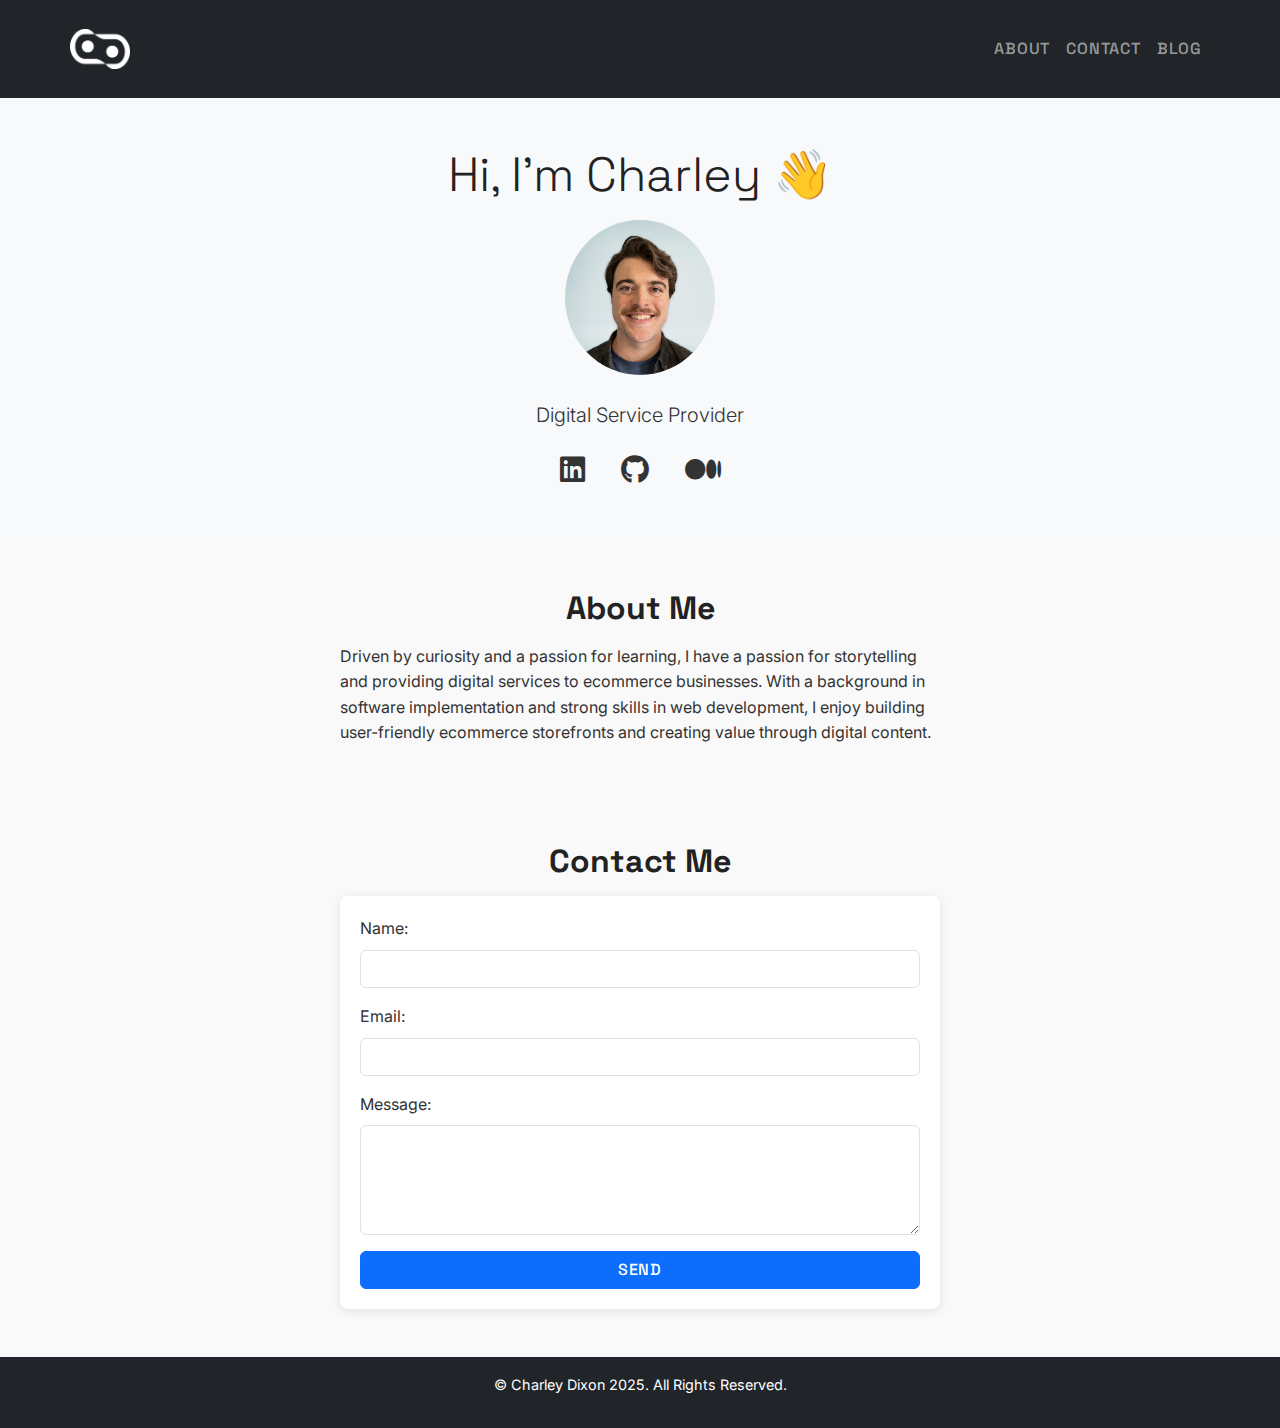
<file: index.html>
<!DOCTYPE html>
<html lang="en">

<head>
  <meta charset="UTF-8">
  <meta name="viewport" content="width=device-width, initial-scale=1.0">
  <meta http-equiv="X-UA-Compatible" content="IE=edge">
  <meta name="description" content="Personal Portfolio of Charley Dixon">
  <title>Charley Dixon | Portfolio</title>
  <link href="https://fonts.googleapis.com/css2?family=Inter:wght@400;500;700&family=Space+Grotesk:wght@400;500;700&display=swap" rel="stylesheet">
  <link rel="stylesheet" href="https://cdnjs.cloudflare.com/ajax/libs/font-awesome/6.4.0/css/all.min.css">
  <link rel="icon" href="assets/icons/favicon.png" type="image/png">
  <link href="https://cdn.jsdelivr.net/npm/bootstrap@5.3.0/dist/css/bootstrap.min.css" rel="stylesheet">
  <link rel="stylesheet" href="css/styles.css">
</head>

<body>
  <header class="bg-dark text-white py-3">
    <nav class="container navbar navbar-expand-lg navbar-dark">
      <a class="navbar-brand" href="./index.html">
        <img src="assets/icons/logo.png" alt="Charley Dixon Logo" height="40">
      </a>
      <button class="navbar-toggler" type="button" data-bs-toggle="collapse" data-bs-target="#navbarNav" aria-controls="navbarNav" aria-expanded="false" aria-label="Toggle navigation">
        <span class="navbar-toggler-icon"></span>
      </button>
      <div class="collapse navbar-collapse" id="navbarNav">
        <ul class="navbar-nav ms-auto">
          <li class="nav-item"><a class="nav-link" href="./about.html">About</a></li>
          <!-- <li class="nav-item"><a class="nav-link" href="#projects">Projects</a></li> -->
          <!-- <li class="nav-item"><a class="nav-link" href="#services">Services</a></li> -->
          <li class="nav-item"><a class="nav-link" href="#contact">Contact</a></li>
          <li class="nav-item"><a class="nav-link" href="https://medium.com/@dixoncharley" target="_blank">Blog</a></li>
        </ul>
      </div>
    </nav>
  </header>

  <section id="hero" class="text-center py-5 bg-light">
    <div class="container">
      <h1 class="display-4">Hi, I'm Charley 👋</h1>
      <img src="assets/images/profile.jpg" alt="Profile Picture" class="rounded-circle mb-4 img-fluid" style="max-width: 150px;">
      <p class="lead">Digital Service Provider</p>
      <div class="social-links d-flex justify-content-center gap-3">
        <a href="https://www.linkedin.com/in/charley-dixon/" target="_blank" aria-label="LinkedIn">
          <i class="fab fa-linkedin"></i>
        </a>
        <a href="https://github.com/charley-dixon" target="_blank" aria-label="GitHub">
          <i class="fab fa-github"></i>
        </a>
        <a href="https://medium.com/@dixoncharley" target="_blank" aria-label="Medium">
          <i class="fab fa-medium"></i>
        </a>
      </div>
    </div>
  </section>

  <section id="about" class="py-5">
    <div class="container">
      <h2 class="text-center">About Me</h2>
      <p class="text-justify">Driven by curiosity and a passion for learning, I have a passion for storytelling and providing digital services to ecommerce businesses. With a background in software implementation and strong skills in web development, I enjoy building user-friendly ecommerce storefronts and creating value through digital content.</p>
    </div>
  </section>

  <!-- <section id="projects" class="py-5 bg-light">
    <div class="container">
      <h2 class="text-center">Projects</h2>
      <div class="row">
        <div class="col-md-6">
          <div class="card mb-4">
            <div class="card-body">
              <h5 class="card-title">Project Title 1</h5>
              <p class="card-text">Short project description.</p>
              <a href="https://github.com/yourusername/project1" class="btn btn-primary" target="_blank">View on GitHub</a>
            </div>
          </div>
        </div>
        <div class="col-md-6">
          <div class="card mb-4">
            <div class="card-body">
              <h5 class="card-title">Project Title 2</h5>
              <p class="card-text">Short project description.</p>
              <a href="https://github.com/yourusername/project2" class="btn btn-primary" target="_blank">View on GitHub</a>
            </div>
          </div>
        </div>
      </div>
    </div>
  </section> -->

  <section id="contact" class="py-5">
    <div class="container">
      <h2 class="text-center">Contact Me</h2>
      <form action="https://getform.io/f/ayvkyevb" method="POST" class="mx-auto" style="max-width: 600px;">
        <div class="mb-3">
          <label for="name" class="form-label">Name:</label>
          <input type="text" class="form-control" id="name" name="name" required>
        </div>
        <div class="mb-3">
          <label for="email" class="form-label">Email:</label>
          <input type="email" class="form-control" id="email" name="_replyto" required>
        </div>
        <div class="mb-3">
          <label for="message" class="form-label">Message:</label>
          <textarea class="form-control" id="message" name="message" rows="4" required></textarea>
        </div>
        <button type="submit" class="btn btn-primary w-100">Send</button>
      </form>
    </div>
  </section>

  <footer class="bg-dark text-white text-center py-3">
    <p>&copy; Charley Dixon 2025. All Rights Reserved.</p>
  </footer>

  <script src="https://cdn.jsdelivr.net/npm/bootstrap@5.3.0/dist/js/bootstrap.bundle.min.js"></script>
  <script src="js/scripts.js"></script>
</body>

</html>
</file>
<file: css/styles.css>
/* styles.css */

/* Global Styles */
body {
  font-family: 'Inter', sans-serif;
  font-size: 16px;
  line-height: 1.6;
  color: #333;
  background-color: #f9f9f9;
  margin: 0;
  padding: 0;
}
  
h1, h2, h3, h4, h5, h6 {
  font-family: 'Space Grotesk', sans-serif;
  font-weight: 700;
  margin: 0 0 1rem;
  color: #222;
}

/* Navbar */
.navbar-brand {
  font-weight: bold;
}

/* Navigation or Call-to-Action Buttons */
.navbar a, .btn {
  font-family: 'Space Grotesk', sans-serif;
  font-weight: 500;
  text-transform: uppercase;
  letter-spacing: 0.05em;
}

/* Emphasis elements */
strong, b {
  font-weight: 700;
}

.social-links a {
  margin: 0 10px;
  font-size: 1.8rem;
  color: #333;
  transition: color 0.3s ease;
  text-decoration: none;
}

.social-links a:hover {
  color: #0077b5; /* LinkedIn Blue */
}

.social-links a:nth-child(2):hover {
  color: #171515; /* GitHub Black */
}

.social-links a:nth-child(3):hover {
  color: #00ab6c; /* Medium Green */
}

em, i {
  font-style: italic;
}

/* Hero Section */
#hero {
  background-color: #e9ecef;
  padding: 100px 0;
}

#hero h1 {
  font-size: 3rem;
}

/* About Section */
#about p {
  max-width: 600px;
  margin: 0 auto;
}

/* Projects Section */
.card {
  transition: transform 0.3s ease, box-shadow 0.3s ease;
}

.card:hover {
  transform: translateY(-5px);
  box-shadow: 0 4px 20px rgba(0, 0, 0, 0.1);
}

/* Contact Section */
#contact form {
  background-color: #fff;
  padding: 20px;
  border-radius: 8px;
  box-shadow: 0 2px 10px rgba(0, 0, 0, 0.1);
}

/* Footer */
footer {
  font-size: 0.9rem;
}

/* Responsive Tweaks */
@media (max-width: 768px) {
  #hero h1 {
    font-size: 2.5rem;
  }
}

/* Button Hover */
.btn:hover {
  opacity: 0.9;
}
</file>
